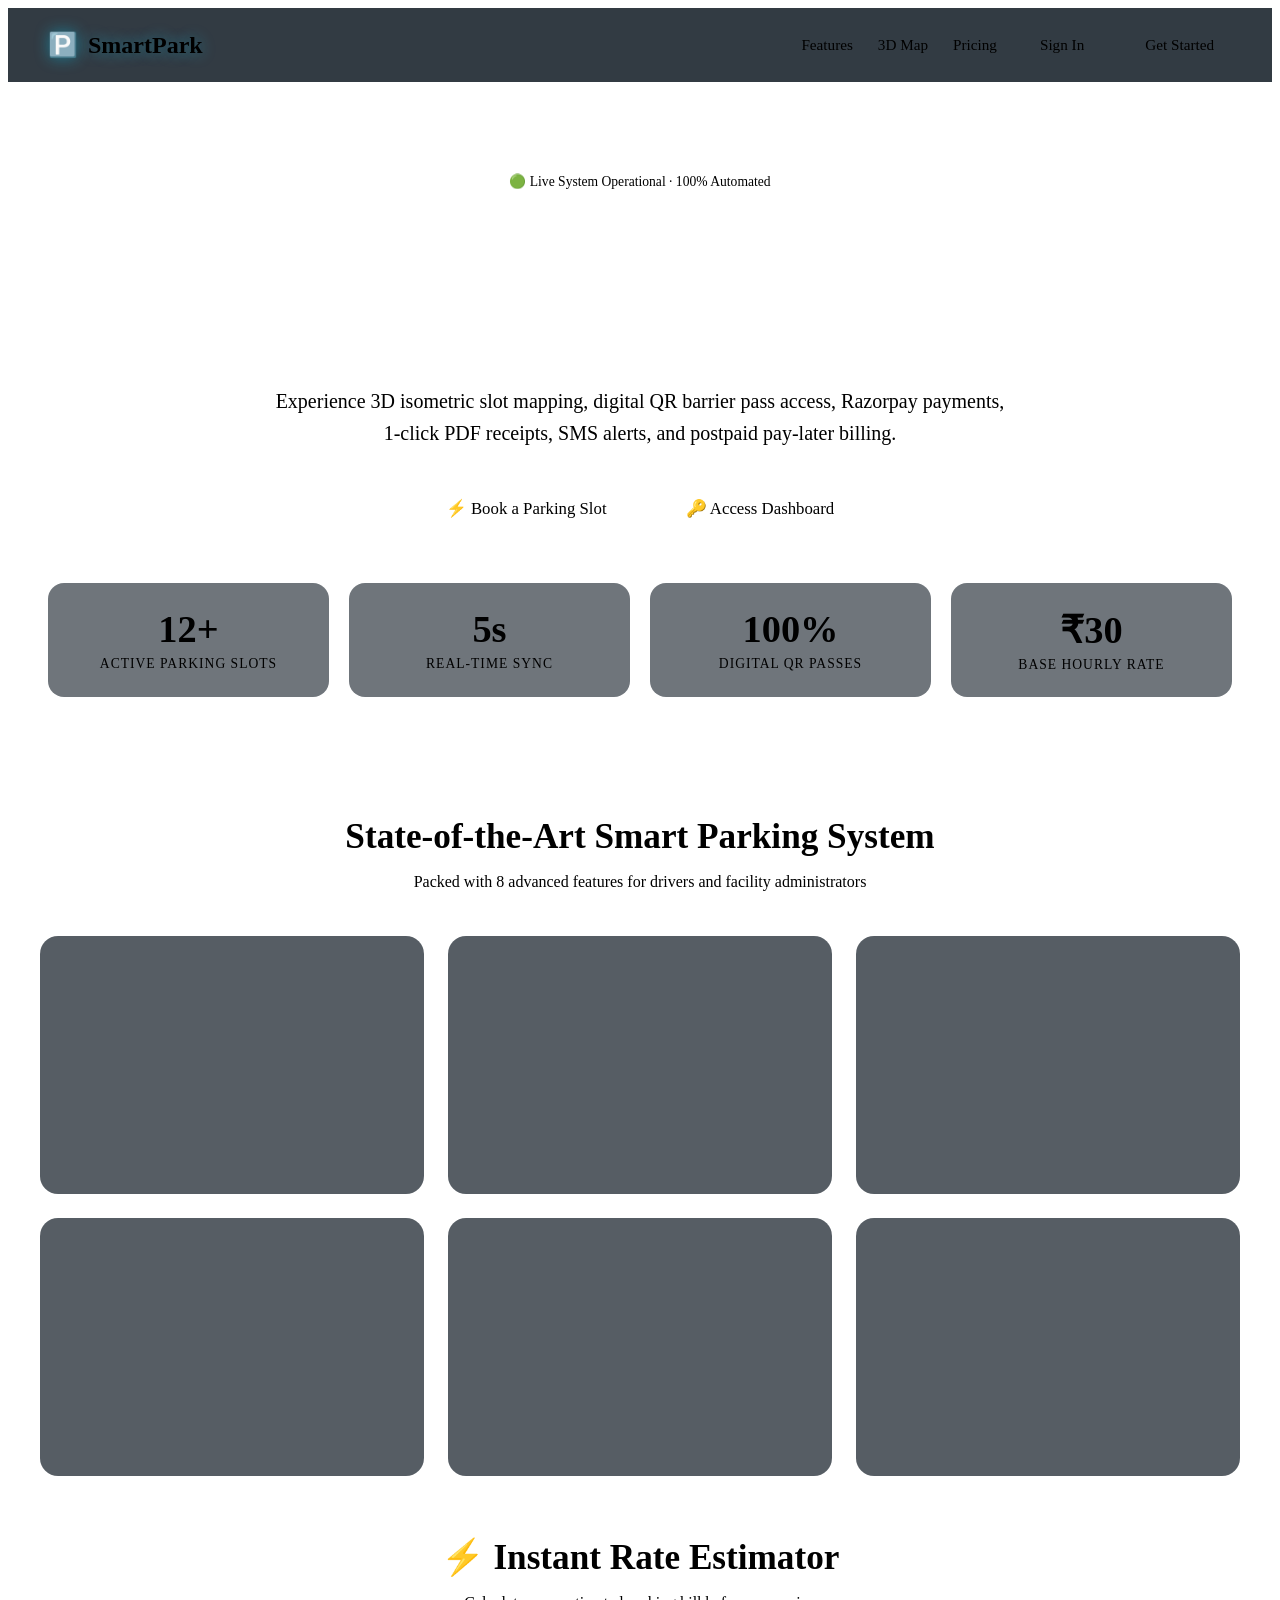
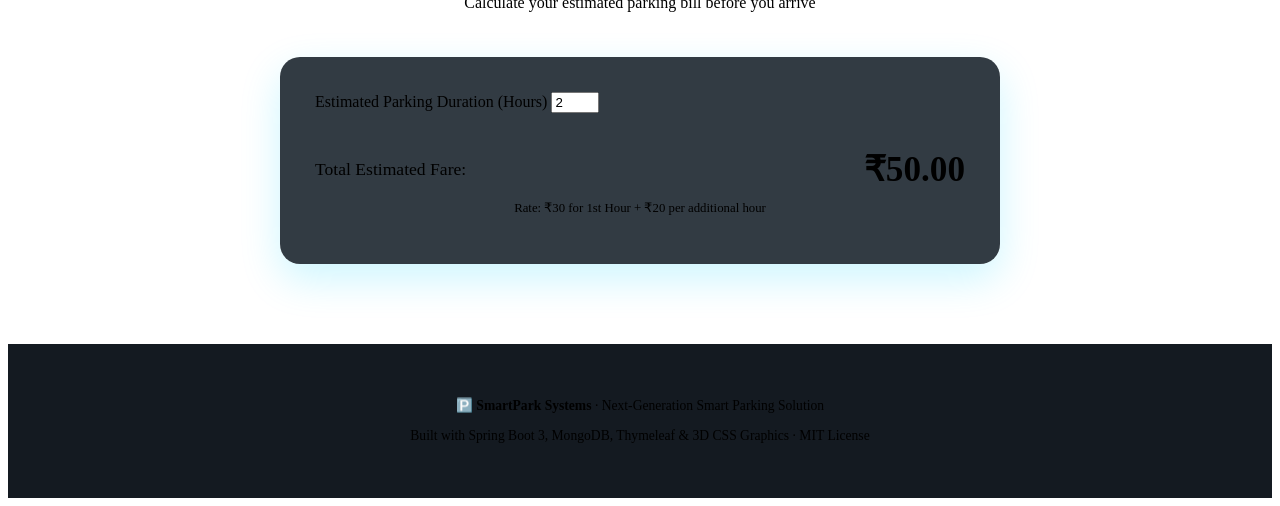
<file: src/main/resources/templates/index.html>
<!DOCTYPE html>
<html lang="en" xmlns:th="http://www.thymeleaf.org">
<head>
    <meta charset="UTF-8">
    <meta name="viewport" content="width=device-width, initial-scale=1.0">
    <title>SmartPark - Futuristic Automated Parking & Reservation</title>
    <link href="https://fonts.googleapis.com/css2?family=Inter:wght@300;400;500;600;700;800;900&display=swap" rel="stylesheet">
    <link rel="stylesheet" th:href="@{/css/style.css}">
    <style>
        .landing-header {
            display: flex;
            justify-content: space-between;
            align-items: center;
            padding: 20px 40px;
            background: rgba(15, 25, 35, 0.85);
            backdrop-filter: blur(16px);
            border-bottom: 1px solid var(--glass-border);
            position: sticky;
            top: 0;
            z-index: 100;
        }

        .landing-logo {
            font-size: 1.5rem;
            font-weight: 800;
            color: var(--accent-primary);
            display: flex;
            align-items: center;
            gap: 10px;
            text-shadow: 0 0 15px rgba(0, 212, 255, 0.4);
        }

        .landing-nav {
            display: flex;
            gap: 25px;
            align-items: center;
        }

        .landing-nav a {
            color: var(--text-secondary);
            text-decoration: none;
            font-weight: 500;
            font-size: 0.95rem;
            transition: all 0.2s ease;
        }

        .landing-nav a:hover {
            color: var(--accent-primary);
        }

        .hero-section {
            padding: 90px 40px 60px 40px;
            max-width: 1200px;
            margin: 0 auto;
            text-align: center;
        }

        .hero-title {
            font-size: 3.5rem;
            font-weight: 900;
            line-height: 1.15;
            background: linear-gradient(135deg, #ffffff 30%, var(--accent-primary) 70%, #00e676 100%);
            -webkit-background-clip: text;
            -webkit-text-fill-color: transparent;
            margin-bottom: 20px;
            letter-spacing: -1px;
        }

        .hero-subtitle {
            font-size: 1.25rem;
            color: var(--text-secondary);
            max-width: 750px;
            margin: 0 auto 35px auto;
            line-height: 1.6;
        }

        .hero-cta-group {
            display: flex;
            gap: 15px;
            justify-content: center;
            margin-bottom: 50px;
        }

        .hero-stats {
            display: grid;
            grid-template-columns: repeat(auto-fit, minmax(200px, 1fr));
            gap: 20px;
            margin-top: 40px;
        }

        .hero-stat-card {
            background: rgba(15, 25, 35, 0.6);
            border: 1px solid var(--glass-border);
            border-radius: 16px;
            padding: 24px;
            backdrop-filter: blur(10px);
            transition: all 0.3s ease;
        }

        .hero-stat-card:hover {
            transform: translateY(-5px);
            border-color: var(--accent-primary);
            box-shadow: 0 10px 30px rgba(0, 212, 255, 0.2);
        }

        .hero-stat-num {
            font-size: 2.4rem;
            font-weight: 800;
            color: var(--accent-primary);
            margin-bottom: 5px;
        }

        .hero-stat-label {
            font-size: 0.85rem;
            color: var(--text-secondary);
            text-transform: uppercase;
            letter-spacing: 1px;
        }

        .feature-section {
            max-width: 1200px;
            margin: 60px auto;
            padding: 0 20px;
        }

        .section-header {
            text-align: center;
            margin-bottom: 45px;
        }

        .section-header h2 {
            font-size: 2.2rem;
            font-weight: 800;
            color: var(--text-primary);
            margin-bottom: 10px;
        }

        .section-header p {
            color: var(--text-secondary);
            font-size: 1rem;
        }

        .features-grid {
            display: grid;
            grid-template-columns: repeat(auto-fit, minmax(320px, 1fr));
            gap: 24px;
        }

        .feature-card {
            background: rgba(15, 25, 35, 0.7);
            border: 1px solid var(--glass-border);
            border-radius: 18px;
            padding: 30px;
            transition: all 0.3s ease;
            transform-style: preserve-3d;
        }

        .feature-card:hover {
            transform: translateY(-8px) rotateX(4deg);
            border-color: var(--accent-primary);
            box-shadow: 0 15px 35px rgba(0, 212, 255, 0.25);
        }

        .feature-icon {
            font-size: 2.8rem;
            margin-bottom: 15px;
        }

        .feature-card h3 {
            font-size: 1.3rem;
            font-weight: 700;
            margin-bottom: 10px;
            color: var(--text-primary);
        }

        .feature-card p {
            color: var(--text-secondary);
            font-size: 0.92rem;
            line-height: 1.6;
        }

        .calc-box {
            background: rgba(15, 25, 35, 0.85);
            border: 1px solid var(--accent-primary);
            border-radius: 20px;
            padding: 35px;
            max-width: 650px;
            margin: 0 auto;
            box-shadow: 0 15px 40px rgba(0, 212, 255, 0.2);
        }

        .landing-footer {
            background: rgba(8, 14, 22, 0.95);
            border-top: 1px solid var(--glass-border);
            padding: 40px 20px;
            text-align: center;
            color: var(--text-muted);
            font-size: 0.85rem;
            margin-top: 80px;
        }
    </style>
</head>
<body>

    <!-- Header Navigation -->
    <header class="landing-header">
        <div class="landing-logo">
            <span>🅿️</span> SmartPark
        </div>
        <nav class="landing-nav">
            <a href="#features">Features</a>
            <a href="#demo3d">3D Map</a>
            <a href="#calculator">Pricing</a>
            <a th:href="@{/login}" class="btn btn-secondary btn-sm" style="padding: 8px 18px;">Sign In</a>
            <a th:href="@{/register}" class="btn btn-primary btn-sm" style="padding: 8px 18px;">Get Started</a>
        </nav>
    </header>

    <!-- Hero Section -->
    <section class="hero-section">
        <span class="badge badge-success mb-3" style="font-size: 0.85rem; padding: 6px 16px;">🟢 Live System Operational · 100% Automated</span>
        <h1 class="hero-title">The Future of Automated Smart Parking & Reservation</h1>
        <p class="hero-subtitle">Experience 3D isometric slot mapping, digital QR barrier pass access, Razorpay payments, 1-click PDF receipts, SMS alerts, and postpaid pay-later billing.</p>
        
        <div class="hero-cta-group">
            <a th:href="@{/register}" class="btn btn-primary" style="padding: 14px 32px; font-size: 1.05rem;">⚡ Book a Parking Slot</a>
            <a th:href="@{/login}" class="btn btn-secondary" style="padding: 14px 32px; font-size: 1.05rem;">🔑 Access Dashboard</a>
        </div>

        <!-- Live Metrics Grid -->
        <div class="hero-stats">
            <div class="hero-stat-card">
                <div class="hero-stat-num">12+</div>
                <div class="hero-stat-label">Active Parking Slots</div>
            </div>
            <div class="hero-stat-card">
                <div class="hero-stat-num">5s</div>
                <div class="hero-stat-label">Real-Time Sync</div>
            </div>
            <div class="hero-stat-card">
                <div class="hero-stat-num">100%</div>
                <div class="hero-stat-label">Digital QR Passes</div>
            </div>
            <div class="hero-stat-card">
                <div class="hero-stat-num">₹30</div>
                <div class="hero-stat-label">Base Hourly Rate</div>
            </div>
        </div>
    </section>

    <!-- Features Section -->
    <section id="features" class="feature-section">
        <div class="section-header">
            <h2>State-of-the-Art Smart Parking System</h2>
            <p>Packed with 8 advanced features for drivers and facility administrators</p>
        </div>

        <div class="features-grid">
            <div class="feature-card">
                <div class="feature-icon">🕶️</div>
                <h3>3D Isometric Parking Deck</h3>
                <p>Interactive 3D deck view with elevation hover, live 5s availability polling, and 3D animated vehicle indicators.</p>
            </div>
            <div class="feature-card">
                <div class="feature-icon">📱</div>
                <h3>Digital QR Barrier Pass</h3>
                <p>Generates instant QR code passes upon reservation with a built-in automated gate barrier scan simulator.</p>
            </div>
            <div class="feature-card">
                <div class="feature-icon">💳</div>
                <h3>Razorpay & PaySecure Modal</h3>
                <p>Supports Razorpay Test Mode, Credit/Debit cards, UPI QR codes (GPay/PhonePe/Paytm), and 3D OTP verification.</p>
            </div>
            <div class="feature-card">
                <div class="feature-icon">📄</div>
                <h3>Downloadable PDF Invoices</h3>
                <p>1-click instant PDF tax invoice generation with official GSTIN formatting, itemized billing, and transaction IDs.</p>
            </div>
            <div class="feature-card">
                <div class="feature-icon">📱</div>
                <h3>SMS & Push Notifications</h3>
                <p>Automated Email & SMS dispatch for booking confirmations, duration milestone warnings (5m / 1h), and OTPs.</p>
            </div>
            <div class="feature-card">
                <div class="feature-icon">⏳</div>
                <h3>Postpaid Pay-Later Billing</h3>
                <p>Park now and pay later with mandatory next-session payment enforcement to ensure zero unpaid dues.</p>
            </div>
        </div>
    </section>

    <!-- Pricing Calculator Section -->
    <section id="calculator" class="feature-section">
        <div class="section-header">
            <h2>⚡ Instant Rate Estimator</h2>
            <p>Calculate your estimated parking bill before you arrive</p>
        </div>

        <div class="calc-box">
            <div class="form-group mb-3">
                <label>Estimated Parking Duration (Hours)</label>
                <input type="number" id="calcHours" class="form-input" min="1" max="72" value="2" oninput="calculateEstimate()">
            </div>
            <div style="display: flex; justify-content: space-between; align-items: center; border-top: 1px solid var(--glass-border); pt-3; margin-top: 20px; padding-top: 15px;">
                <span style="font-size: 1.1rem; color: var(--text-secondary);">Total Estimated Fare:</span>
                <h1 id="calcTotal" style="font-size: 2.2rem; color: var(--success); margin: 0;">₹50.00</h1>
            </div>
            <p style="font-size: 0.8rem; color: var(--text-muted); margin-top: 10px; text-align: center;">Rate: ₹30 for 1st Hour + ₹20 per additional hour</p>
        </div>
    </section>

    <!-- Footer -->
    <footer class="landing-footer">
        <p>🅿️ <strong>SmartPark Systems</strong> · Next-Generation Smart Parking Solution</p>
        <p style="margin-top: 5px;">Built with Spring Boot 3, MongoDB, Thymeleaf & 3D CSS Graphics · MIT License</p>
    </footer>

    <div id="alertContainer"></div>
    <script th:src="@{/js/app.js}"></script>
    <script>
        function calculateEstimate() {
            const hrs = parseInt(document.getElementById('calcHours').value) || 1;
            let total = 30;
            if (hrs > 1) {
                total += (hrs - 1) * 20;
            }
            document.getElementById('calcTotal').innerText = `₹${total.toFixed(2)}`;
        }
    </script>
</body>
</html>
</file>
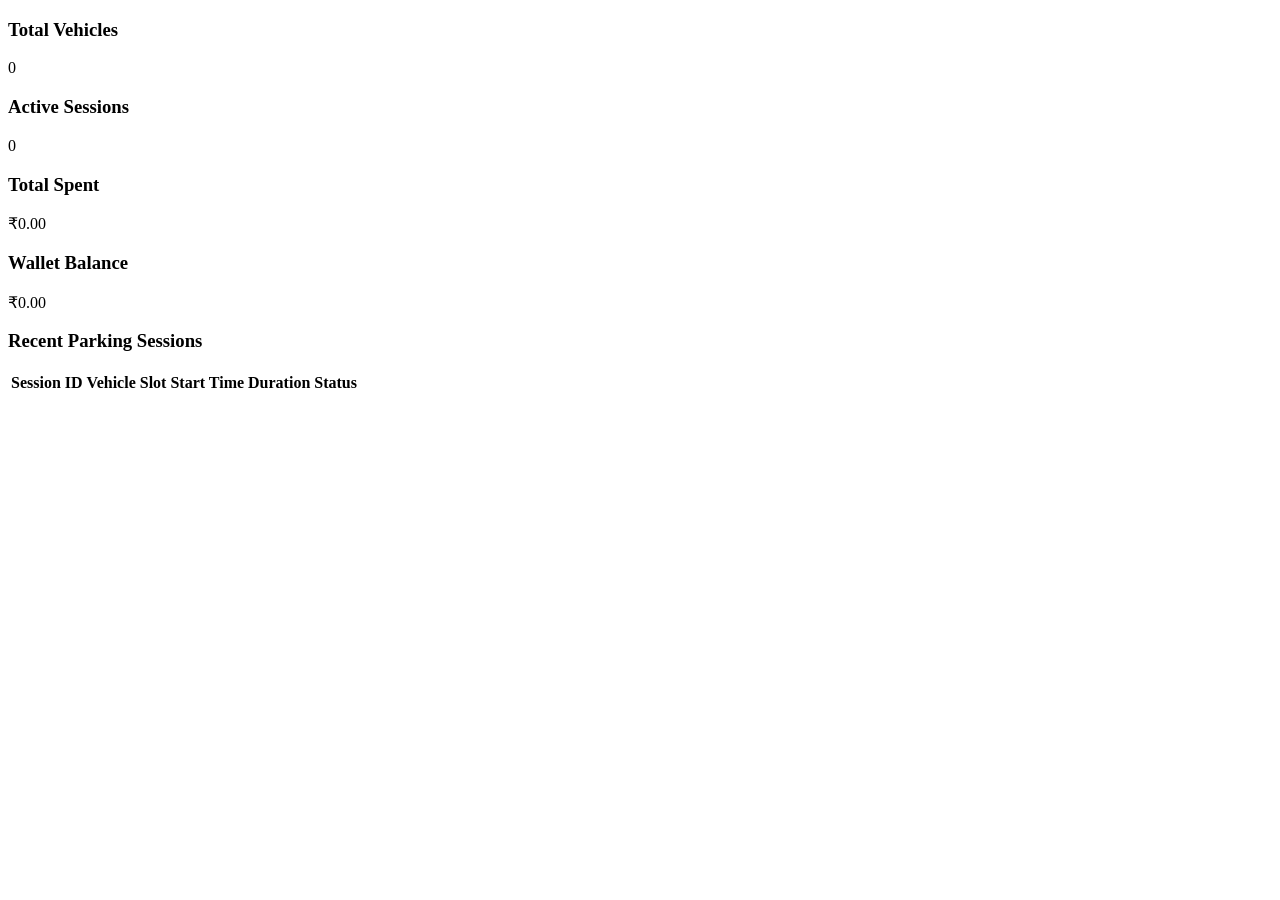
<file: src/main/resources/templates/dashboard.html>
<!DOCTYPE html>
<html lang="en" xmlns:th="http://www.thymeleaf.org">
<head>
    <meta charset="UTF-8">
    <meta name="viewport" content="width=device-width, initial-scale=1.0">
    <title>Dashboard - SmartPark</title>
    <link href="https://fonts.googleapis.com/css2?family=Inter:wght@300;400;500;600;700&display=swap" rel="stylesheet">
    <link rel="stylesheet" th:href="@{/css/style.css}">
</head>
<body>
    <div class="app-layout">
        <div th:replace="~{fragments/sidebar :: sidebar}"></div>
        
        <div class="main-content">
            <div th:replace="~{fragments/header :: header}"></div>
            
            <div class="content-wrapper">
                <div class="stats-grid">
                    <div class="stat-card glass-panel">
                        <h3>Total Vehicles</h3>
                        <p class="stat-value" id="statVehicles">0</p>
                    </div>
                    <div class="stat-card glass-panel">
                        <h3>Active Sessions</h3>
                        <p class="stat-value" id="statActiveSessions">0</p>
                    </div>
                    <div class="stat-card glass-panel">
                        <h3>Total Spent</h3>
                        <p class="stat-value" id="statSpent" style="color: var(--accent-primary);">₹0.00</p>
                    </div>
                    <div class="stat-card glass-panel">
                        <h3>Wallet Balance</h3>
                        <p class="stat-value" id="statWallet" style="color: var(--success);">₹0.00</p>
                    </div>
                </div>

                <div class="card glass-panel mt-4">
                    <div class="card-header">
                        <h3>Recent Parking Sessions</h3>
                    </div>
                    <div class="card-body">
                        <table class="data-table">
                            <thead>
                                <tr>
                                    <th>Session ID</th>
                                    <th>Vehicle</th>
                                    <th>Slot</th>
                                    <th>Start Time</th>
                                    <th>Duration</th>
                                    <th>Status</th>
                                </tr>
                            </thead>
                            <tbody id="recentSessionsTable">
                                <!-- Populated by JS -->
                            </tbody>
                        </table>
                    </div>
                </div>
            </div>
        </div>
    </div>
    <div id="alertContainer"></div>
    <script th:src="@{/js/app.js}"></script>
    <script>
        let recentSessionsList = [];

        document.addEventListener('DOMContentLoaded', async () => {
            requireAuth();
            document.getElementById('pageTitle').innerText = 'Dashboard';
            
            try {
                const user = api.getUser();
                if (user) {
                    document.getElementById('userGreeting').innerText = `Hello, ${user.fullName}`;
                }
                const userId = api.getUserId();
                
                let vehicles = [];
                try { vehicles = await api.get('/api/vehicles/user/' + userId); } catch(e) {}
                document.getElementById('statVehicles').innerText = vehicles?.length || 0;
                
                let sessions = [];
                try { sessions = await api.get('/api/parking/user/' + userId); } catch(e) {}
                const activeSessions = (sessions || []).filter(s => s.status === 'ACTIVE');
                document.getElementById('statActiveSessions').innerText = activeSessions.length || 0;
                
                let payments = [];
                try { payments = await api.get('/api/payments/user/' + userId); } catch(e) {}
                const spent = (payments || []).reduce((acc, curr) => {
                    if (curr.paymentStatus === 'PAID') return acc + (curr.amount || 0);
                    return acc;
                }, 0);
                document.getElementById('statSpent').innerText = `₹${spent.toFixed(2)}`;
                
                let walletBalance = 0;
                try { walletBalance = await api.get('/api/wallet/balance/' + userId); } catch(e) {}
                document.getElementById('statWallet').innerText = `₹${(walletBalance || 0).toFixed(2)}`;

                const tbody = document.getElementById('recentSessionsTable');
                tbody.innerHTML = '';
                
                recentSessionsList = (sessions || []).slice(0, 5);
                if (recentSessionsList.length > 0) {
                    recentSessionsList.forEach(session => {
                        const isLive = session.status === 'ACTIVE';
                        const durationText = isLive 
                            ? `<span class="live-timer-badge" id="dash-timer-${session.id}">⏱️ Live</span>`
                            : (session.totalHours ? session.totalHours + ' hrs' : '-');

                        const tr = document.createElement('tr');
                        tr.innerHTML = `
                            <td>${session.id}</td>
                            <td>${session.vehicleNumber}</td>
                            <td>${session.slotNumber}</td>
                            <td>${new Date(session.entryTime).toLocaleTimeString()}</td>
                            <td>${durationText}</td>
                            <td><span class="badge ${isLive ? 'badge-success' : 'badge-info'}">${session.status}</span></td>
                        `;
                        tbody.appendChild(tr);
                    });
                    
                    // Update dashboard live timers
                    setInterval(updateDashTimers, 1000);
                    updateDashTimers();
                } else {
                    tbody.innerHTML = '<tr><td colspan="6" class="text-center">No recent sessions found.</td></tr>';
                }
            } catch (error) {
                showAlert(error.message || 'Error loading dashboard data', 'danger');
                console.error(error);
            }
        });

        function updateDashTimers() {
            recentSessionsList.filter(s => s.status === 'ACTIVE').forEach(s => {
                const el = document.getElementById(`dash-timer-${s.id}`);
                if (!el) return;
                const start = new Date(s.entryTime).getTime();
                const diffMs = Math.max(0, new Date().getTime() - start);
                const hrs = Math.floor(diffMs / 3600000);
                const mins = Math.floor((diffMs % 3600000) / 60000);
                const secs = Math.floor((diffMs % 60000) / 1000);
                el.innerText = `⏱️ ${String(hrs).padStart(2, '0')}:${String(mins).padStart(2, '0')}:${String(secs).padStart(2, '0')}`;
            });
        }
    </script>
</body>
</html>
</file>
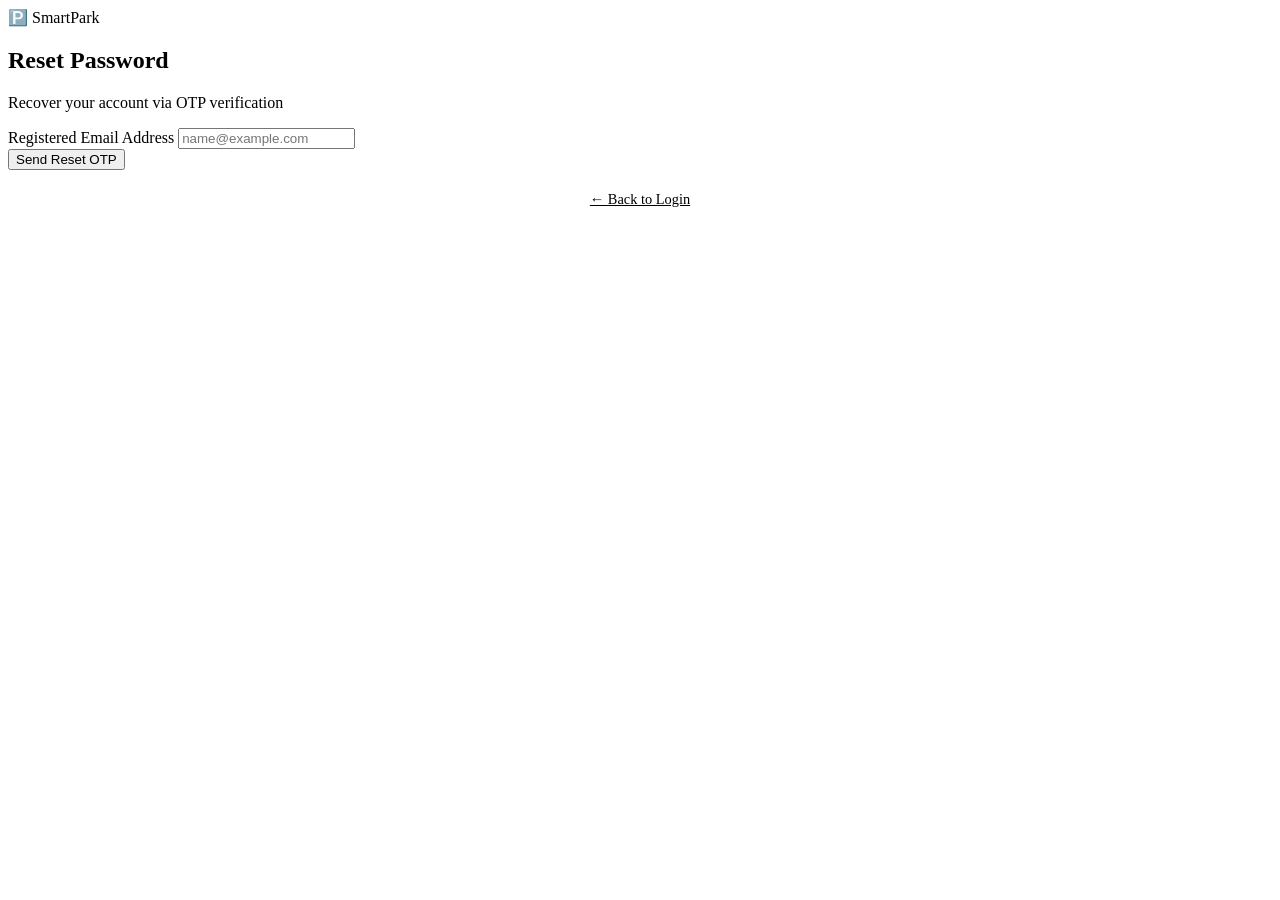
<file: src/main/resources/templates/forgot-password.html>
<!DOCTYPE html>
<html lang="en" xmlns:th="http://www.thymeleaf.org">
<head>
    <meta charset="UTF-8">
    <meta name="viewport" content="width=device-width, initial-scale=1.0">
    <title>Reset Password - SmartPark</title>
    <link href="https://fonts.googleapis.com/css2?family=Inter:wght@300;400;500;600;700&display=swap" rel="stylesheet">
    <link rel="stylesheet" th:href="@{/css/style.css}">
</head>
<body class="auth-container">
    <div class="auth-card glass-panel">
        <div class="auth-header">
            <div class="brand">
                <span>🅿️</span> SmartPark
            </div>
            <h2>Reset Password</h2>
            <p>Recover your account via OTP verification</p>
        </div>

        <!-- Step 1: Request OTP -->
        <form id="requestOtpForm" onsubmit="requestOtp(event)">
            <div class="form-group">
                <label>Registered Email Address</label>
                <input type="email" id="email" class="form-input" required placeholder="name@example.com">
            </div>
            <button type="submit" id="sendOtpBtn" class="btn btn-primary btn-block">Send Reset OTP</button>
        </form>

        <!-- Step 2: Verify OTP & Reset Password -->
        <form id="resetPasswordForm" onsubmit="resetPassword(event)" style="display: none;">
            <div class="form-group">
                <label>Enter 6-Digit OTP Code</label>
                <input type="text" id="otpCode" class="form-input" style="font-size: 1.3rem; letter-spacing: 4px; text-align: center;" maxlength="6" required placeholder="123456">
            </div>
            <div class="form-group">
                <label>New Password</label>
                <input type="password" id="newPassword" class="form-input" minlength="6" required placeholder="Enter new password">
            </div>
            <button type="submit" class="btn btn-success btn-block">Update Password</button>
        </form>

        <div style="text-align: center; margin-top: 20px;">
            <a href="/login" style="color: var(--accent-primary); font-size: 0.9rem;">← Back to Login</a>
        </div>
    </div>

    <div id="alertContainer"></div>
    <script th:src="@{/js/app.js}"></script>
    <script>
        let targetEmail = '';

        async function requestOtp(e) {
            e.preventDefault();
            targetEmail = document.getElementById('email').value.trim();
            const btn = document.getElementById('sendOtpBtn');
            btn.innerText = 'Sending...';
            btn.disabled = true;

            try {
                const res = await api.post(`/api/auth/forgot-password?email=${encodeURIComponent(targetEmail)}`);
                showAlert(res.message || 'OTP sent to your email', 'success');
                document.getElementById('requestOtpForm').style.display = 'none';
                document.getElementById('resetPasswordForm').style.display = 'block';
            } catch (error) {
                showAlert(error.message || 'Failed to send OTP', 'danger');
                btn.innerText = 'Send Reset OTP';
                btn.disabled = false;
            }
        }

        async function resetPassword(e) {
            e.preventDefault();
            const otp = document.getElementById('otpCode').value.trim();
            const newPassword = document.getElementById('newPassword').value;

            try {
                const res = await api.post(`/api/auth/reset-password?email=${encodeURIComponent(targetEmail)}&otp=${encodeURIComponent(otp)}&newPassword=${encodeURIComponent(newPassword)}`);
                showAlert(res.message || 'Password reset successfully!', 'success');
                setTimeout(() => {
                    window.location.href = '/login';
                }, 1500);
            } catch (error) {
                showAlert(error.message || 'Password reset failed', 'danger');
            }
        }
    </script>
</body>
</html>
</file>
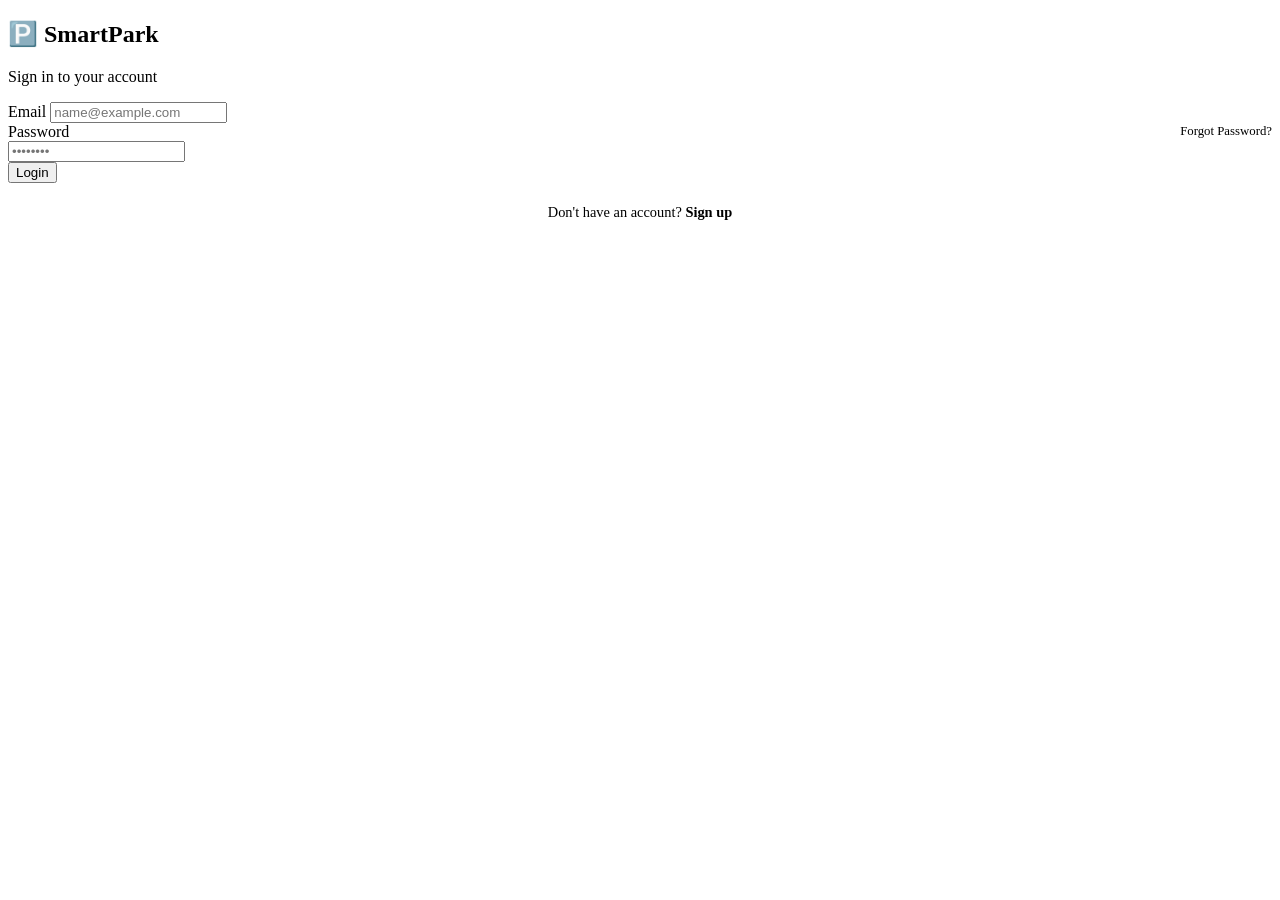
<file: src/main/resources/templates/login.html>
<!DOCTYPE html>
<html lang="en" xmlns:th="http://www.thymeleaf.org">
<head>
    <meta charset="UTF-8">
    <meta name="viewport" content="width=device-width, initial-scale=1.0">
    <title>Login - SmartPark</title>
    <link href="https://fonts.googleapis.com/css2?family=Inter:wght@300;400;500;600;700&display=swap" rel="stylesheet">
    <link rel="stylesheet" th:href="@{/css/style.css}">
</head>
<body>
    <div class="auth-container">
        <div class="auth-card glass-panel">
            <div class="auth-header">
                <h2>🅿️ SmartPark</h2>
                <p>Sign in to your account</p>
            </div>
            <form id="loginForm" onsubmit="handleLogin(event)">
                <div class="form-group">
                    <label for="email">Email</label>
                    <input type="email" id="email" class="form-input" name="email" required placeholder="name@example.com">
                </div>
                <div class="form-group">
                    <div style="display: flex; justify-content: space-between; align-items: center;">
                        <label for="password">Password</label>
                        <a th:href="@{/forgot-password}" style="font-size: 0.8rem; color: var(--accent-primary);">Forgot Password?</a>
                    </div>
                    <input type="password" id="password" class="form-input" name="password" required placeholder="••••••••">
                </div>
                <button type="submit" class="btn btn-primary btn-block">Login</button>
            </form>
            <div class="auth-footer" style="margin-top: 20px; text-align: center;">
                <a th:href="@{/register}" style="color: var(--text-secondary); font-size: 0.9rem;">Don't have an account? <strong style="color: var(--accent-primary);">Sign up</strong></a>
            </div>
        </div>
    </div>
    <div id="alertContainer"></div>
    <script th:src="@{/js/app.js}"></script>
    <script>
        document.addEventListener('DOMContentLoaded', () => {
            if (api.isLoggedIn()) {
                window.location.href = '/dashboard';
            }
        });

        async function handleLogin(event) {
            event.preventDefault();
            const email = document.getElementById('email').value;
            const password = document.getElementById('password').value;
            
            try {
                await login(email, password);
            } catch (error) {
                showAlert(error.message || 'Login failed', 'danger');
            }
        }
    </script>
</body>
</html>
</file>
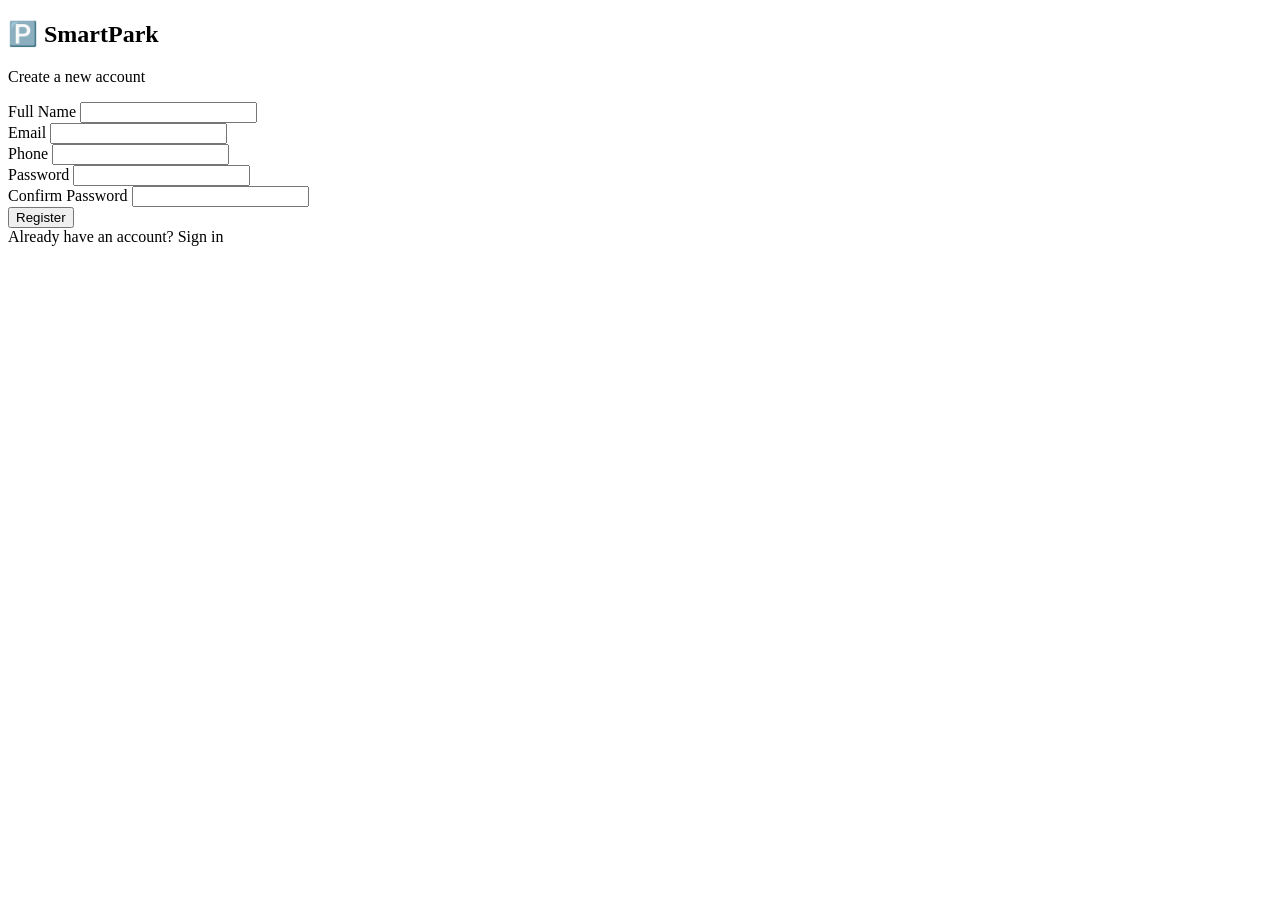
<file: src/main/resources/templates/register.html>
<!DOCTYPE html>
<html lang="en" xmlns:th="http://www.thymeleaf.org">
<head>
    <meta charset="UTF-8">
    <meta name="viewport" content="width=device-width, initial-scale=1.0">
    <title>Register - SmartPark</title>
    <link href="https://fonts.googleapis.com/css2?family=Inter:wght@300;400;500;600;700&display=swap" rel="stylesheet">
    <link rel="stylesheet" th:href="@{/css/style.css}">
</head>
<body>
    <div class="auth-container">
        <div class="auth-card glass-panel">
            <div class="auth-header">
                <h2>🅿️ SmartPark</h2>
                <p>Create a new account</p>
            </div>
            <form id="registerForm" onsubmit="handleRegister(event)">
                <div class="form-group">
                    <label for="fullName">Full Name</label>
                    <input type="text" id="fullName" name="fullName" required>
                </div>
                <div class="form-group">
                    <label for="email">Email</label>
                    <input type="email" id="email" name="email" required>
                </div>
                <div class="form-group">
                    <label for="phone">Phone</label>
                    <input type="tel" id="phone" name="phone" required>
                </div>
                <div class="form-group">
                    <label for="password">Password</label>
                    <input type="password" id="password" name="password" required>
                </div>
                <div class="form-group">
                    <label for="confirmPassword">Confirm Password</label>
                    <input type="password" id="confirmPassword" name="confirmPassword" required>
                </div>
                <button type="submit" class="btn btn-primary btn-block">Register</button>
            </form>
            <div class="auth-footer">
                <a th:href="@{/login}">Already have an account? Sign in</a>
            </div>
        </div>
    </div>
    <div id="alertContainer"></div>
    <script th:src="@{/js/app.js}"></script>
    <script>
        async function handleRegister(event) {
            event.preventDefault();
            const fullName = document.getElementById('fullName').value;
            const email = document.getElementById('email').value;
            const phone = document.getElementById('phone').value;
            const password = document.getElementById('password').value;
            const confirmPassword = document.getElementById('confirmPassword').value;

            if (password !== confirmPassword) {
                showAlert('Passwords do not match', 'danger');
                return;
            }

            try {
                // Assuming register is defined in app.js
                await register({ fullName, email, phone, password });
            } catch (error) {
                showAlert(error.message || 'Registration failed', 'danger');
            }
        }
    </script>
</body>
</html>
</file>
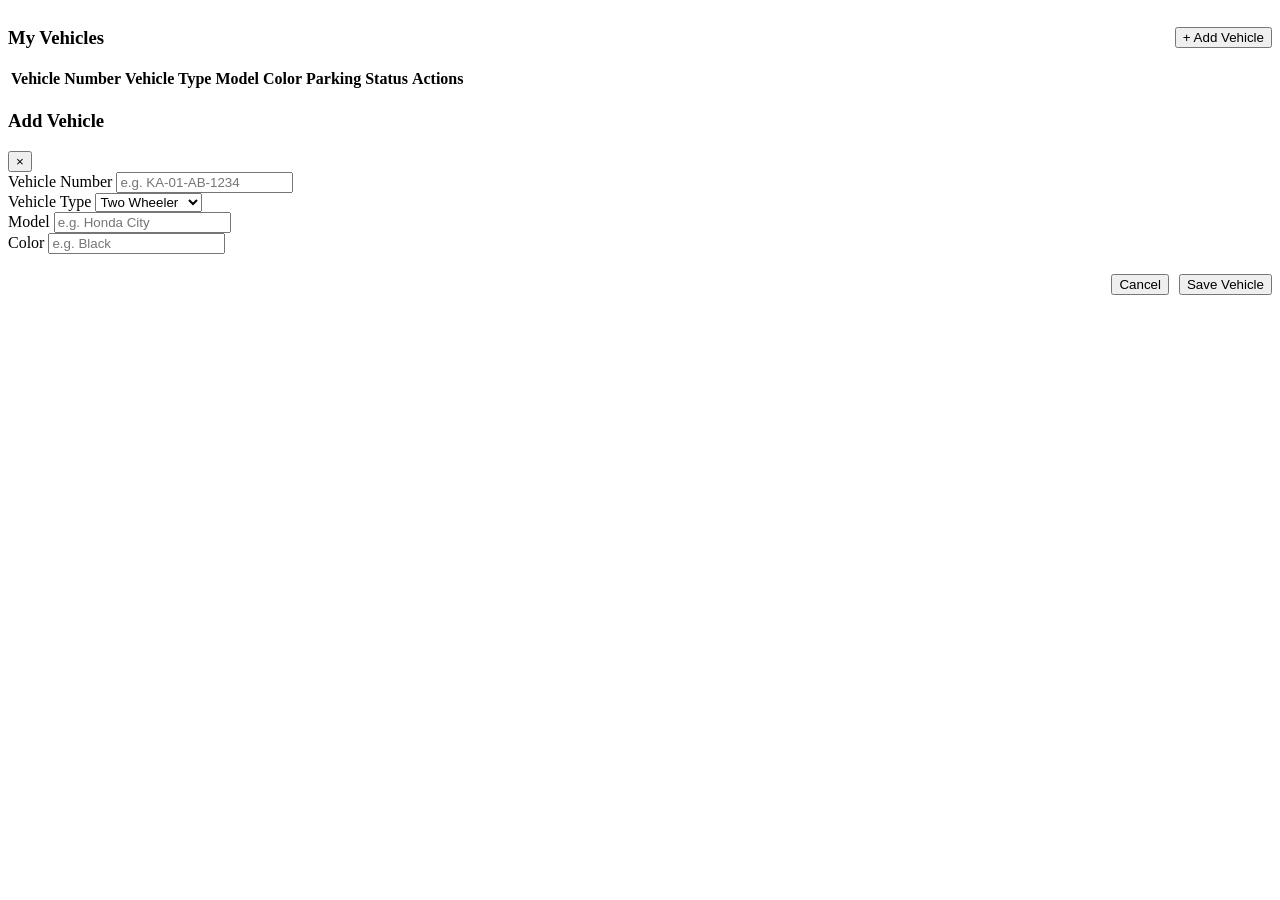
<file: src/main/resources/templates/vehicles.html>
<!DOCTYPE html>
<html lang="en" xmlns:th="http://www.thymeleaf.org">
<head>
    <meta charset="UTF-8">
    <meta name="viewport" content="width=device-width, initial-scale=1.0">
    <title>My Vehicles - SmartPark</title>
    <link href="https://fonts.googleapis.com/css2?family=Inter:wght@300;400;500;600;700&display=swap" rel="stylesheet">
    <link rel="stylesheet" th:href="@{/css/style.css}">
</head>
<body>
    <div class="app-layout">
        <div th:replace="~{fragments/sidebar :: sidebar}"></div>
        
        <div class="main-content">
            <div th:replace="~{fragments/header :: header}"></div>
            
            <div class="content-wrapper">
                <div class="card glass-panel">
                    <div class="card-header" style="display: flex; justify-content: space-between; align-items: center;">
                        <h3>My Vehicles</h3>
                        <button class="btn btn-primary" onclick="openVehicleModal()">+ Add Vehicle</button>
                    </div>
                    <div class="card-body">
                        <table class="data-table">
                            <thead>
                                <tr>
                                    <th>Vehicle Number</th>
                                    <th>Vehicle Type</th>
                                    <th>Model</th>
                                    <th>Color</th>
                                    <th>Parking Status</th>
                                    <th>Actions</th>
                                </tr>
                            </thead>
                            <tbody id="vehiclesTable">
                                <!-- Populated by JS -->
                            </tbody>
                        </table>
                    </div>
                </div>
            </div>
        </div>
    </div>

    <!-- Vehicle Modal -->
    <div id="vehicleModal" class="modal-overlay">
        <div class="modal glass-panel">
            <div class="modal-header">
                <h3 id="modalTitle">Add Vehicle</h3>
                <button class="btn-close" onclick="closeVehicleModal()">&times;</button>
            </div>
            <div class="modal-body">
                <form id="vehicleForm" onsubmit="saveVehicle(event)">
                    <input type="hidden" id="vehicleId">
                    <div class="form-group">
                        <label>Vehicle Number</label>
                        <input type="text" id="vehicleNumber" class="form-input" required placeholder="e.g. KA-01-AB-1234">
                    </div>
                    <div class="form-group">
                        <label>Vehicle Type</label>
                        <select id="vehicleType" class="form-select" required>
                            <option value="TWO_WHEELER">Two Wheeler</option>
                            <option value="FOUR_WHEELER">Four Wheeler</option>
                            <option value="HEAVY_VEHICLE">Heavy Vehicle</option>
                        </select>
                    </div>
                    <div class="form-group">
                        <label>Model</label>
                        <input type="text" id="vehicleModel" class="form-input" required placeholder="e.g. Honda City">
                    </div>
                    <div class="form-group">
                        <label>Color</label>
                        <input type="text" id="vehicleColor" class="form-input" required placeholder="e.g. Black">
                    </div>
                    <div style="display: flex; gap: 10px; margin-top: 20px; justify-content: flex-end;">
                        <button type="button" class="btn btn-secondary" onclick="closeVehicleModal()">Cancel</button>
                        <button type="submit" class="btn btn-primary">Save Vehicle</button>
                    </div>
                </form>
            </div>
        </div>
    </div>

    <div id="alertContainer"></div>
    <script th:src="@{/js/app.js}"></script>
    <script>
        let myVehiclesList = [];

        document.addEventListener('DOMContentLoaded', () => {
            requireAuth();
            document.getElementById('pageTitle').innerText = 'My Vehicles';
            loadVehicles();
        });

        function formatVehicleType(type) {
            if (!type) return '-';
            switch (type) {
                case 'TWO_WHEELER': return '🏍️ Two Wheeler';
                case 'FOUR_WHEELER': return '🚗 Four Wheeler';
                case 'HEAVY_VEHICLE': return '🚚 Heavy Vehicle';
                default: return type;
            }
        }

        async function loadVehicles() {
            try {
                const userId = api.getUserId();
                const [vehicles, sessions] = await Promise.all([
                    api.get('/api/vehicles/user/' + userId),
                    api.get('/api/parking/user/' + userId).catch(() => [])
                ]);

                myVehiclesList = vehicles || [];
                const activeVehicleIds = (sessions || [])
                    .filter(s => s.status === 'ACTIVE')
                    .map(s => s.vehicleId);

                const tbody = document.getElementById('vehiclesTable');
                tbody.innerHTML = '';
                
                if (myVehiclesList.length > 0) {
                    myVehiclesList.forEach(v => {
                        const isParked = activeVehicleIds.includes(v.id);
                        const statusBadge = isParked
                            ? `<span class="badge badge-success">🟢 PARKED</span>`
                            : `<span class="badge badge-info">⚪ AVAILABLE</span>`;

                        tbody.innerHTML += `
                            <tr>
                                <td><strong style="letter-spacing: 0.5px;">${v.vehicleNumber}</strong></td>
                                <td>${formatVehicleType(v.vehicleType)}</td>
                                <td>${v.model || '-'}</td>
                                <td>${v.color || '-'}</td>
                                <td>${statusBadge}</td>
                                <td>
                                    <button class="btn btn-sm btn-primary" onclick="editVehicleById('${v.id}')">Edit</button>
                                    <button class="btn btn-sm btn-danger" onclick="deleteVehicle('${v.id}')">Delete</button>
                                </td>
                            </tr>
                        `;
                    });
                } else {
                    tbody.innerHTML = '<tr><td colspan="6" class="text-center">No registered vehicles. Click "+ Add Vehicle" to register one.</td></tr>';
                }
            } catch (error) {
                showAlert(error.message || 'Error loading vehicles', 'danger');
            }
        }

        function openVehicleModal() {
            document.getElementById('vehicleForm').reset();
            document.getElementById('vehicleId').value = '';
            document.getElementById('modalTitle').innerText = 'Add Vehicle';
            document.getElementById('vehicleModal').classList.add('active');
        }

        function closeVehicleModal() {
            document.getElementById('vehicleModal').classList.remove('active');
        }

        function editVehicleById(id) {
            const v = myVehiclesList.find(item => item.id === id);
            if (!v) return;

            document.getElementById('vehicleId').value = v.id;
            document.getElementById('vehicleNumber').value = v.vehicleNumber || '';
            document.getElementById('vehicleType').value = v.vehicleType || 'FOUR_WHEELER';
            document.getElementById('vehicleModel').value = v.model || '';
            document.getElementById('vehicleColor').value = v.color || '';
            document.getElementById('modalTitle').innerText = 'Edit Vehicle';
            document.getElementById('vehicleModal').classList.add('active');
        }

        async function saveVehicle(e) {
            e.preventDefault();
            const id = document.getElementById('vehicleId').value;
            const payload = {
                vehicleNumber: document.getElementById('vehicleNumber').value.trim(),
                vehicleType: document.getElementById('vehicleType').value,
                model: document.getElementById('vehicleModel').value.trim(),
                color: document.getElementById('vehicleColor').value.trim()
            };
            const userId = api.getUserId();

            try {
                if (id) {
                    await api.put(`/api/vehicles/update/${id}`, payload);
                    showAlert('Vehicle updated successfully', 'success');
                } else {
                    await api.post(`/api/vehicles/add?userId=${userId}`, payload);
                    showAlert('Vehicle registered successfully', 'success');
                }
                closeVehicleModal();
                loadVehicles();
            } catch (error) {
                showAlert(error.message || 'Failed to save vehicle', 'danger');
            }
        }

        async function deleteVehicle(id) {
            if (confirm('Are you sure you want to delete this vehicle?')) {
                try {
                    await api.delete(`/api/vehicles/delete/${id}`);
                    showAlert('Vehicle deleted successfully', 'success');
                    loadVehicles();
                } catch (error) {
                    showAlert(error.message || 'Failed to delete vehicle', 'danger');
                }
            }
        }
    </script>
</body>
</html>
</file>
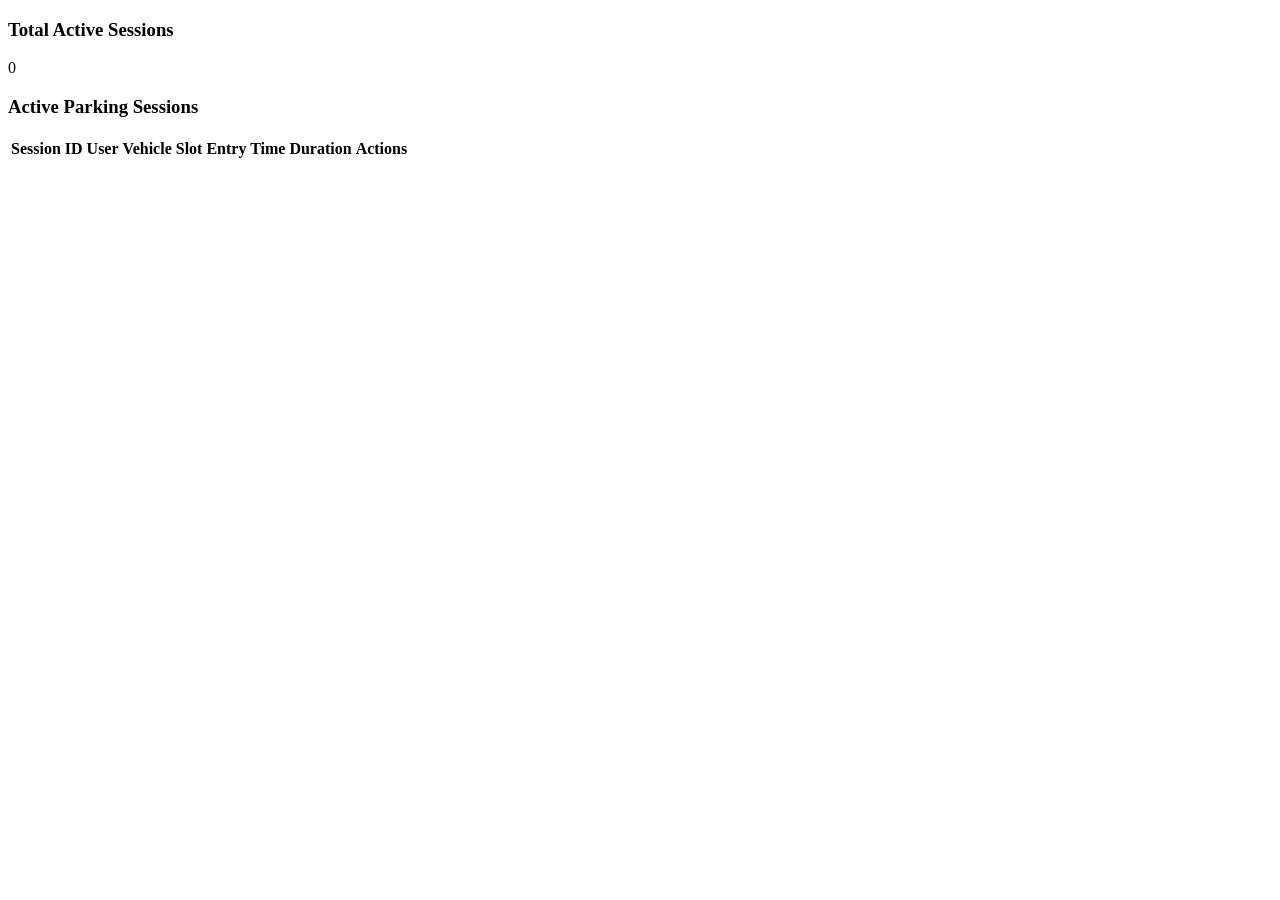
<file: src/main/resources/templates/admin/sessions.html>
<!DOCTYPE html>
<html lang="en" xmlns:th="http://www.thymeleaf.org">
<head>
    <meta charset="UTF-8">
    <meta name="viewport" content="width=device-width, initial-scale=1.0">
    <title>Active Sessions - SmartPark</title>
    <link href="https://fonts.googleapis.com/css2?family=Inter:wght@300;400;500;600;700&display=swap" rel="stylesheet">
    <link rel="stylesheet" th:href="@{/css/style.css}">
</head>
<body>
    <div class="app-layout">
        <div th:replace="~{fragments/sidebar :: sidebar}"></div>
        
        <div class="main-content">
            <div th:replace="~{fragments/header :: header}"></div>
            
            <div class="content-wrapper">
                <div class="stats-grid mb-4">
                    <div class="stat-card glass-panel">
                        <h3>Total Active Sessions</h3>
                        <p class="stat-value" id="activeCount">0</p>
                    </div>
                </div>

                <div class="card glass-panel">
                    <div class="card-header">
                        <h3>Active Parking Sessions</h3>
                    </div>
                    <div class="card-body">
                        <table class="data-table">
                            <thead>
                                <tr>
                                    <th>Session ID</th>
                                    <th>User</th>
                                    <th>Vehicle</th>
                                    <th>Slot</th>
                                    <th>Entry Time</th>
                                    <th>Duration</th>
                                    <th>Actions</th>
                                </tr>
                            </thead>
                            <tbody id="sessionsTable">
                            </tbody>
                        </table>
                    </div>
                </div>
            </div>
        </div>
    </div>
    <div id="alertContainer"></div>
    <script th:src="@{/js/app.js}"></script>
    <script>
        document.addEventListener('DOMContentLoaded', () => {
            requireAdmin();
            document.getElementById('pageTitle').innerText = 'Active Sessions';
            loadActiveSessions();
            
            // Refresh every 60 seconds
            setInterval(loadActiveSessions, 60000);
        });

        async function loadActiveSessions() {
            try {
                const sessions = await api.get('/api/parking/active');
                document.getElementById('activeCount').innerText = sessions ? sessions.length : 0;
                
                const tbody = document.getElementById('sessionsTable');
                tbody.innerHTML = '';
                
                if (sessions && sessions.length > 0) {
                    sessions.forEach(s => {
                        tbody.innerHTML += `
                            <tr>
                                <td>${s.id}</td>
                                <td>${s.userName || '-'}</td>
                                <td>${s.vehicleNumber}</td>
                                <td>${s.slotNumber}</td>
                                <td>${new Date(s.entryTime).toLocaleString()}</td>
                                <td>${s.duration || calculateDuration(s.entryTime)}</td>
                                <td>
                                    <button class="btn btn-sm btn-danger" onclick="forceEndSession('${s.id}')">End Session</button>
                                </td>
                            </tr>
                        `;
                    });
                } else {
                    tbody.innerHTML = '<tr><td colspan="7" class="text-center">No active sessions right now.</td></tr>';
                }
            } catch (error) {
                console.error(error);
                showAlert(error.message || 'Error loading active sessions', 'danger');
            }
        }

        function calculateDuration(startTimeStr) {
            const start = new Date(startTimeStr).getTime();
            const now = new Date().getTime();
            const diffMs = now - start;
            
            const diffHrs = Math.floor(diffMs / 3600000);
            const diffMins = Math.floor((diffMs % 3600000) / 60000);
            return `${diffHrs}h ${diffMins}m`;
        }

        async function forceEndSession(sessionId) {
            if (confirm('Are you sure you want to force end this session?')) {
                try {
                    await api.post(`/api/parking/end/${sessionId}`);
                    showAlert('Session ended successfully', 'success');
                    loadActiveSessions();
                } catch (error) {
                    showAlert(error.message || 'Failed to end session', 'danger');
                }
            }
        }
    </script>
</body>
</html>
</file>
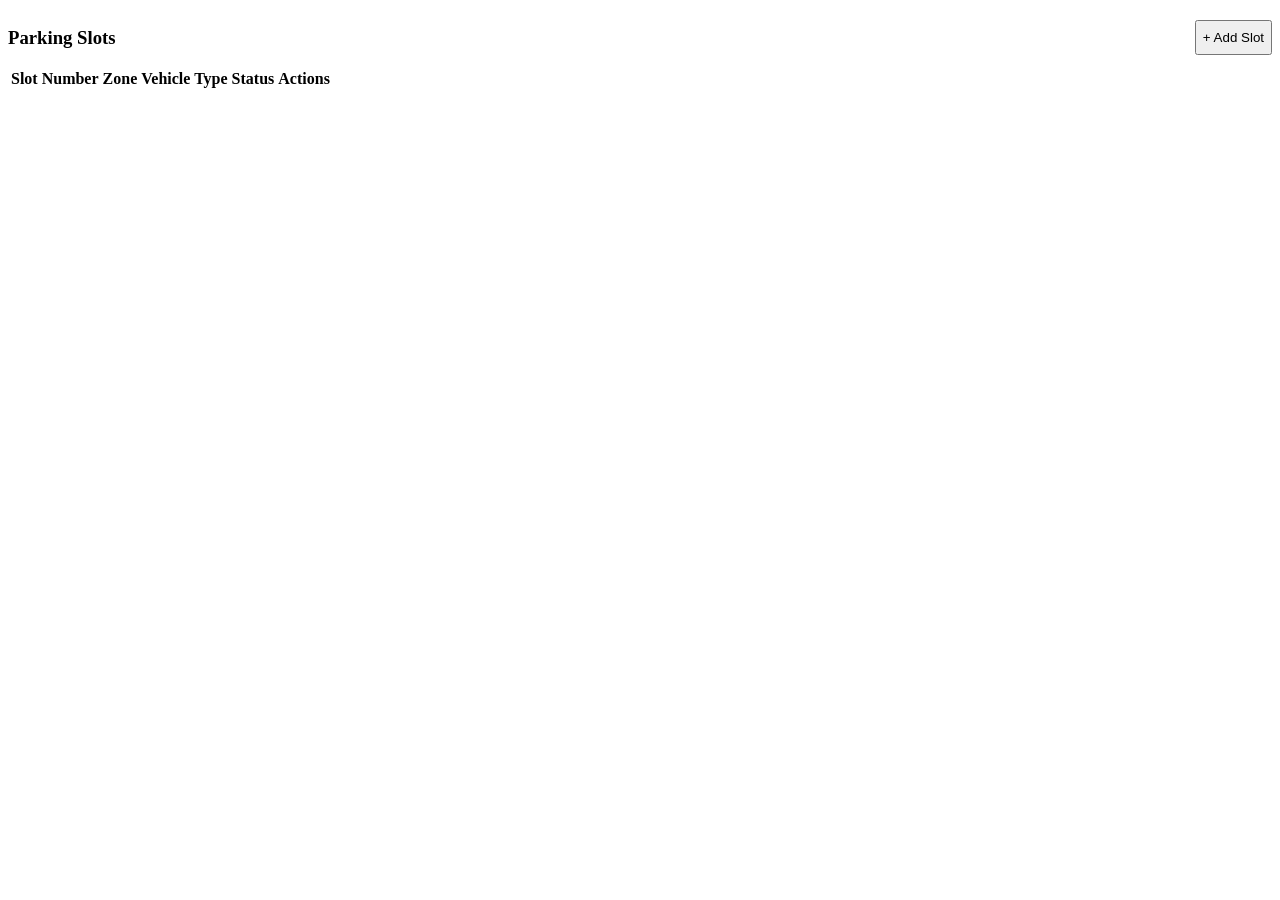
<file: src/main/resources/templates/admin/slots.html>
<!DOCTYPE html>
<html lang="en" xmlns:th="http://www.thymeleaf.org">
<head>
    <meta charset="UTF-8">
    <meta name="viewport" content="width=device-width, initial-scale=1.0">
    <title>Manage Slots - SmartPark</title>
    <link href="https://fonts.googleapis.com/css2?family=Inter:wght@300;400;500;600;700&display=swap" rel="stylesheet">
    <link rel="stylesheet" th:href="@{/css/style.css}">
</head>
<body>
    <div class="app-layout">
        <div th:replace="~{fragments/sidebar :: sidebar}"></div>
        
        <div class="main-content">
            <div th:replace="~{fragments/header :: header}"></div>
            
            <div class="content-wrapper">
                <div class="card glass-panel">
                    <div class="card-header" style="display: flex; justify-content: space-between; align-items: center;">
                        <h3>Parking Slots</h3>
                        <div style="display: flex; gap: 10px;">
                            <select id="zoneFilter" onchange="loadSlots()" style="padding: 8px; border-radius: 4px; background: rgba(255,255,255,0.1); color: white; border: 1px solid rgba(255,255,255,0.2);">
                                <option value="" style="color: #000;">All Zones</option>
                                <option value="A" style="color: #000;">Zone A</option>
                                <option value="B" style="color: #000;">Zone B</option>
                                <option value="C" style="color: #000;">Zone C</option>
                            </select>
                            <button class="btn btn-primary" onclick="openSlotModal()">+ Add Slot</button>
                        </div>
                    </div>
                    <div class="card-body">
                        <table class="data-table">
                            <thead>
                                <tr>
                                    <th>Slot Number</th>
                                    <th>Zone</th>
                                    <th>Vehicle Type</th>
                                    <th>Status</th>
                                    <th>Actions</th>
                                </tr>
                            </thead>
                            <tbody id="slotsTable">
                            </tbody>
                        </table>
                    </div>
                </div>
            </div>
        </div>
    </div>

    <!-- Slot Modal -->
    <div id="slotModal" class="modal" style="display: none;">
        <div class="modal-content glass-panel">
            <h3 id="modalTitle">Add Slot</h3>
            <form id="slotForm" onsubmit="saveSlot(event)">
                <input type="hidden" id="slotId">
                <div class="form-group">
                    <label>Slot Number</label>
                    <input type="text" id="slotNumber" required>
                </div>
                <div class="form-group">
                    <label>Zone</label>
                    <input type="text" id="slotZone" required placeholder="A, B, C...">
                </div>
                <div class="form-group">
                    <label>Vehicle Type</label>
                    <select id="vehicleType" required>
                        <option value="TWO_WHEELER">Two Wheeler</option>
                        <option value="FOUR_WHEELER">Four Wheeler</option>
                        <option value="HEAVY_VEHICLE">Heavy Vehicle</option>
                    </select>
                </div>
                <div style="display: flex; gap: 10px; margin-top: 20px;">
                    <button type="submit" class="btn btn-primary">Save</button>
                    <button type="button" class="btn btn-secondary" onclick="closeSlotModal()">Cancel</button>
                </div>
            </form>
        </div>
    </div>

    <div id="alertContainer"></div>
    <script th:src="@{/js/app.js}"></script>
    <script>
        document.addEventListener('DOMContentLoaded', () => {
            requireAdmin();
            document.getElementById('pageTitle').innerText = 'Manage Slots';
            loadSlots();
        });

        async function loadSlots() {
            try {
                const zone = document.getElementById('zoneFilter').value;
                let url = '/api/admin/slots/all';
                if (zone) url = `/api/admin/slots/zone/${zone}`;
                
                const slots = await api.get(url);
                const tbody = document.getElementById('slotsTable');
                tbody.innerHTML = '';
                
                if (slots && slots.length > 0) {
                    slots.forEach(s => {
                        const statusClass = !s.occupied ? 'success' : 'danger';
                        const statusText = !s.occupied ? 'Available' : 'Occupied';
                        tbody.innerHTML += `
                            <tr>
                                <td>${s.slotNumber}</td>
                                <td>${s.zone}</td>
                                <td>${s.vehicleType}</td>
                                <td><span class="badge ${statusClass}">${statusText}</span></td>
                                <td>
                                    <button class="btn btn-sm btn-primary" onclick='editSlot(${JSON.stringify(s)})'>Edit</button>
                                    <button class="btn btn-sm btn-danger" onclick="deleteSlot('${s.id}')">Delete</button>
                                </td>
                            </tr>
                        `;
                    });
                } else {
                    tbody.innerHTML = '<tr><td colspan="5" class="text-center">No slots found.</td></tr>';
                }
            } catch (error) {
                showAlert(error.message || 'Error loading slots', 'danger');
            }
        }

        function openSlotModal() {
            document.getElementById('slotForm').reset();
            document.getElementById('slotId').value = '';
            document.getElementById('modalTitle').innerText = 'Add Slot';
            document.getElementById('slotModal').style.display = 'flex';
        }

        function closeSlotModal() {
            document.getElementById('slotModal').style.display = 'none';
        }

        function editSlot(s) {
            document.getElementById('slotId').value = s.id;
            document.getElementById('slotNumber').value = s.slotNumber;
            document.getElementById('slotZone').value = s.zone;
            document.getElementById('vehicleType').value = s.vehicleType;
            document.getElementById('modalTitle').innerText = 'Edit Slot';
            document.getElementById('slotModal').style.display = 'flex';
        }

        async function saveSlot(e) {
            e.preventDefault();
            const id = document.getElementById('slotId').value;
            const payload = {
                slotNumber: document.getElementById('slotNumber').value,
                zone: document.getElementById('slotZone').value,
                vehicleType: document.getElementById('vehicleType').value
            };

            try {
                if (id) {
                    await api.put(`/api/admin/slots/update/${id}`, payload);
                    showAlert('Slot updated successfully', 'success');
                } else {
                    await api.post('/api/admin/slots/create', payload);
                    showAlert('Slot added successfully', 'success');
                }
                closeSlotModal();
                loadSlots();
            } catch (error) {
                showAlert(error.message || 'Failed to save slot', 'danger');
            }
        }

        async function deleteSlot(id) {
            if (confirm('Are you sure you want to delete this slot?')) {
                try {
                    await api.delete(`/api/admin/slots/delete/${id}`);
                    showAlert('Slot deleted', 'success');
                    loadSlots();
                } catch (error) {
                    showAlert(error.message || 'Failed to delete slot', 'danger');
                }
            }
        }
    </script>
</body>
</html>
</file>
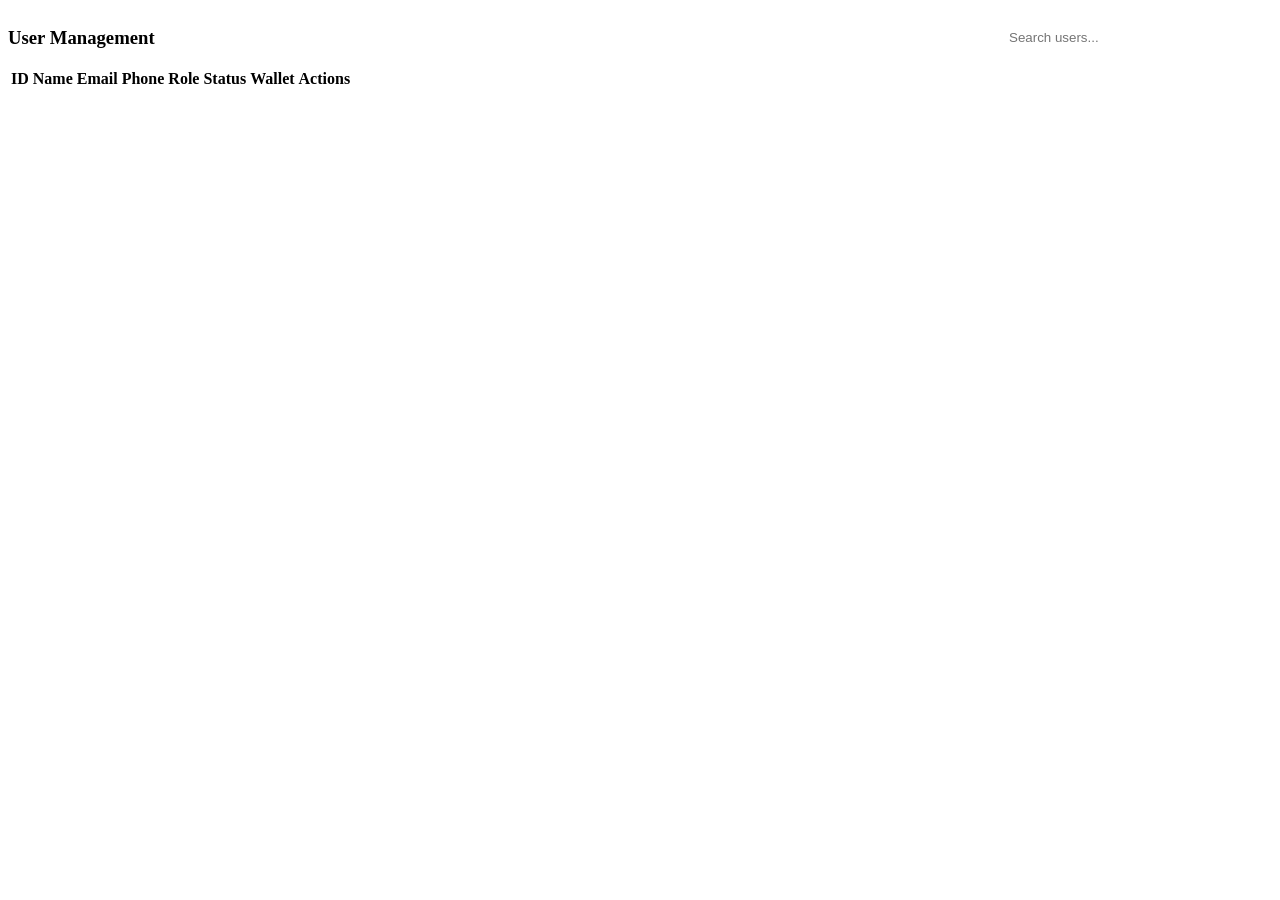
<file: src/main/resources/templates/admin/users.html>
<!DOCTYPE html>
<html lang="en" xmlns:th="http://www.thymeleaf.org">
<head>
    <meta charset="UTF-8">
    <meta name="viewport" content="width=device-width, initial-scale=1.0">
    <title>All Users - SmartPark</title>
    <link href="https://fonts.googleapis.com/css2?family=Inter:wght@300;400;500;600;700&display=swap" rel="stylesheet">
    <link rel="stylesheet" th:href="@{/css/style.css}">
</head>
<body>
    <div class="app-layout">
        <div th:replace="~{fragments/sidebar :: sidebar}"></div>
        
        <div class="main-content">
            <div th:replace="~{fragments/header :: header}"></div>
            
            <div class="content-wrapper">
                <div class="card glass-panel">
                    <div class="card-header" style="display: flex; justify-content: space-between; align-items: center;">
                        <h3>User Management</h3>
                        <div>
                            <input type="text" id="searchBox" placeholder="Search users..." onkeyup="filterUsers()" 
                                   style="padding: 8px 12px; border-radius: 4px; background: rgba(255,255,255,0.1); color: white; border: 1px solid rgba(255,255,255,0.2); width: 250px;">
                        </div>
                    </div>
                    <div class="card-body">
                        <table class="data-table">
                            <thead>
                                <tr>
                                    <th>ID</th>
                                    <th>Name</th>
                                    <th>Email</th>
                                    <th>Phone</th>
                                    <th>Role</th>
                                    <th>Status</th>
                                    <th>Wallet</th>
                                    <th>Actions</th>
                                </tr>
                            </thead>
                            <tbody id="usersTable">
                            </tbody>
                        </table>
                    </div>
                </div>
            </div>
        </div>
    </div>
    <div id="alertContainer"></div>
    <script th:src="@{/js/app.js}"></script>
    <script>
        let allUsers = [];

        document.addEventListener('DOMContentLoaded', () => {
            requireAdmin();
            document.getElementById('pageTitle').innerText = 'All Users';
            loadUsers();
        });

        async function loadUsers() {
            try {
                allUsers = await api.get('/api/users/all');
                renderUsers(allUsers);
            } catch (error) {
                console.error(error);
                showAlert(error.message || 'Error loading users', 'danger');
            }
        }

        function renderUsers(users) {
            const tbody = document.getElementById('usersTable');
            tbody.innerHTML = '';
            
            if (users && users.length > 0) {
                users.forEach(u => {
                    const statusClass = !u.blocked ? 'success' : 'danger';
                    const statusText = !u.blocked ? 'ACTIVE' : 'BLOCKED';
                    const actionBtn = !u.blocked 
                        ? `<button class="btn btn-sm btn-danger" onclick="blockUser('${u.id}')">Block</button>`
                        : `<button class="btn btn-sm btn-success" onclick="unblockUser('${u.id}')">Unblock</button>`;
                        
                    tbody.innerHTML += `
                        <tr>
                            <td>${u.id}</td>
                            <td>${u.fullName}</td>
                            <td>${u.email}</td>
                            <td>${u.phone || '-'}</td>
                            <td><span class="badge ${u.role === 'ROLE_ADMIN' ? 'warning' : 'info'}">${u.role.replace('ROLE_', '')}</span></td>
                            <td><span class="badge ${statusClass}">${statusText}</span></td>
                            <td>₹${(u.walletBalance || 0).toFixed(2)}</td>
                            <td>
                                ${u.role !== 'ROLE_ADMIN' ? actionBtn : '-'}
                            </td>
                        </tr>
                    `;
                });
            } else {
                tbody.innerHTML = '<tr><td colspan="8" class="text-center">No users found.</td></tr>';
            }
        }

        function filterUsers() {
            const term = document.getElementById('searchBox').value.toLowerCase();
            const filtered = allUsers.filter(u => 
                (u.fullName || '').toLowerCase().includes(term) || 
                (u.email || '').toLowerCase().includes(term) ||
                (u.phone || '').includes(term)
            );
            renderUsers(filtered);
        }

        async function blockUser(userId) {
            if (confirm(`Are you sure you want to block this user?`)) {
                try {
                    await api.put(`/api/users/block/${userId}`);
                    showAlert(`User blocked successfully`, 'success');
                    loadUsers();
                } catch (error) {
                    showAlert(error.message || `Failed to block user`, 'danger');
                }
            }
        }

        async function unblockUser(userId) {
            if (confirm(`Are you sure you want to unblock this user?`)) {
                try {
                    await api.put(`/api/users/unblock/${userId}`);
                    showAlert(`User unblocked successfully`, 'success');
                    loadUsers();
                } catch (error) {
                    showAlert(error.message || `Failed to unblock user`, 'danger');
                }
            }
        }
    </script>
</body>
</html>
</file>
